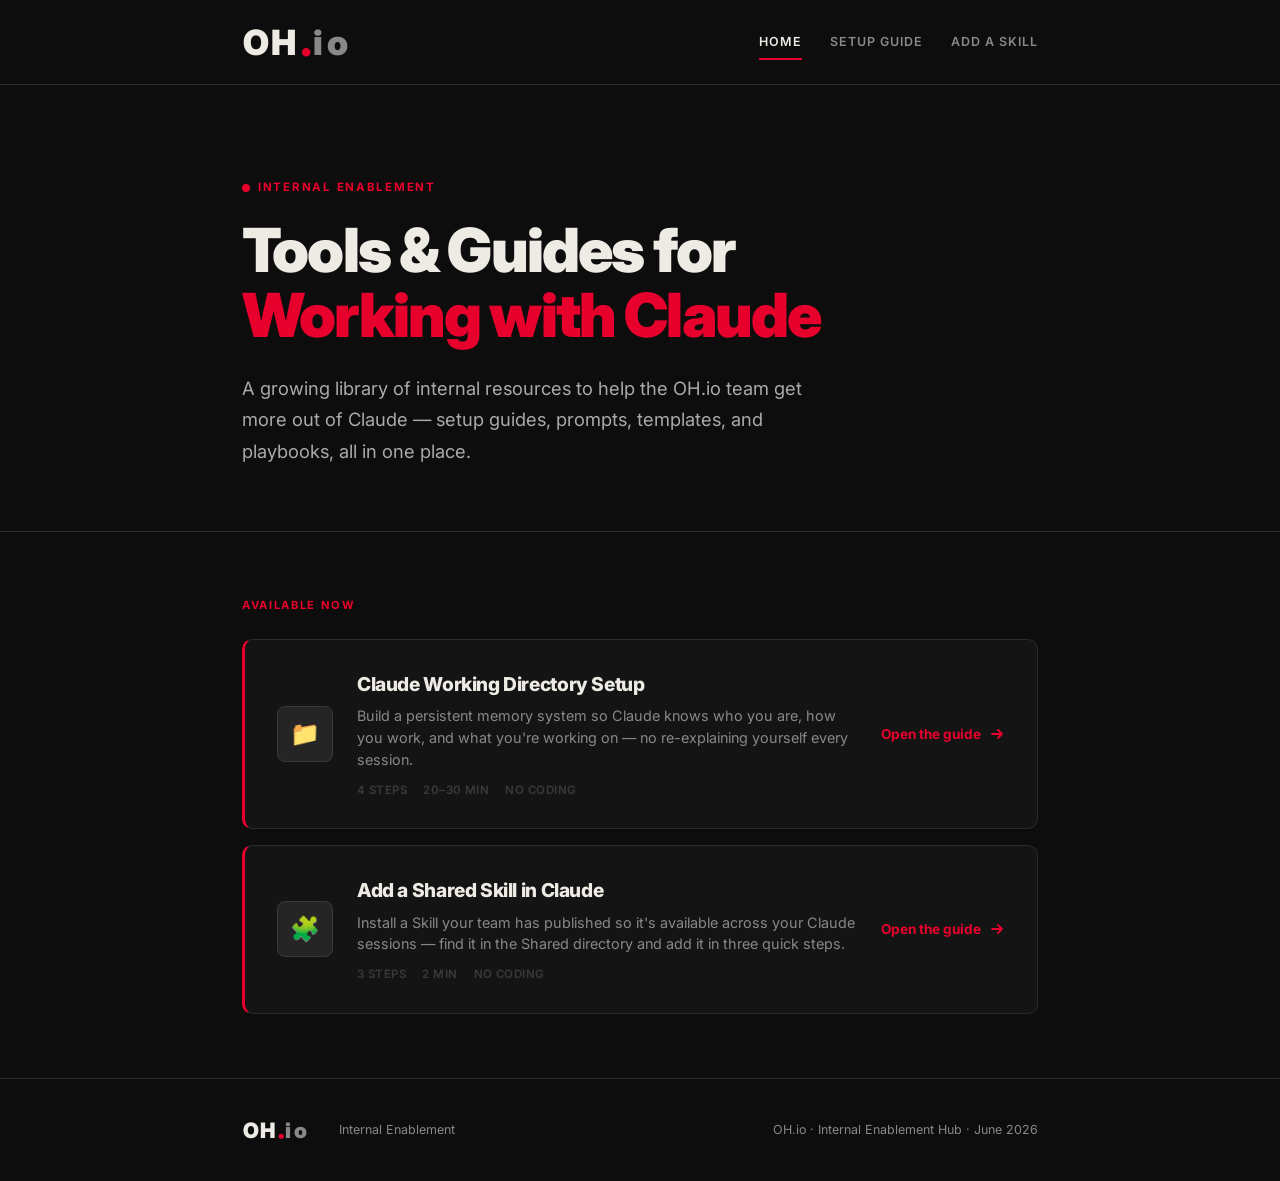
<file: index.html>
<!DOCTYPE html>
<html lang="en">
<head>
  <meta charset="UTF-8" />
  <meta name="viewport" content="width=device-width, initial-scale=1.0" />
  <title>Internal Enablement | OH.io</title>
  <link rel="preconnect" href="https://fonts.googleapis.com" />
  <link href="https://fonts.googleapis.com/css2?family=Inter:wght@300;400;500;600;700;900&family=JetBrains+Mono:wght@400;500&display=swap" rel="stylesheet" />
  <link rel="stylesheet" href="styles.css" />
  <style>
    /* ── Hero ───────────────────────────────────────────────────── */
    .hero {
      padding: 5.5rem 0 4rem;
      border-bottom: 1px solid var(--border);
    }
    .hero h1 {
      font-size: clamp(2.4rem, 5.5vw, 3.8rem);
      font-weight: 900;
      line-height: 1.08;
      color: var(--off-white);
      letter-spacing: -0.03em;
      margin-bottom: 1.5rem;
    }
    .hero h1 span { color: var(--red); }
    .hero-sub {
      font-size: 1.15rem;
      color: var(--gray-light);
      font-weight: 400;
      max-width: 600px;
    }

    /* ── Resources ──────────────────────────────────────────────── */
    .resources { padding: 4rem 0; }

    /* Featured resource card */
    .featured {
      display: grid;
      grid-template-columns: 56px 1fr auto;
      align-items: center;
      gap: 0 1.5rem;
      background: var(--black-2);
      border: 1px solid var(--border);
      border-left: 3px solid var(--red);
      border-radius: 10px;
      padding: 1.75rem 2rem;
      transition: border-color 0.18s, background 0.18s, transform 0.18s;
    }
    .featured:hover {
      background: var(--black-3);
      border-color: var(--gray-dim);
      border-left-color: var(--red);
      transform: translateY(-2px);
    }
    .featured-icon {
      width: 56px;
      height: 56px;
      background: var(--black-4);
      border: 1px solid var(--gray-dim);
      border-radius: 8px;
      display: flex;
      align-items: center;
      justify-content: center;
      font-size: 1.5rem;
    }
    .featured-body h3 {
      font-size: 1.2rem;
      font-weight: 800;
      color: var(--off-white);
      letter-spacing: -0.02em;
      margin-bottom: 0.3rem;
    }
    .featured-body p {
      font-size: 0.9rem;
      color: var(--gray);
      line-height: 1.5;
    }
    .featured-meta {
      display: flex;
      gap: 1rem;
      margin-top: 0.65rem;
    }
    .featured-meta span {
      font-size: 0.72rem;
      font-weight: 600;
      letter-spacing: 0.04em;
      text-transform: uppercase;
      color: var(--gray-dim);
    }
    .featured-cta {
      display: inline-flex;
      align-items: center;
      gap: 0.5rem;
      font-size: 0.85rem;
      font-weight: 700;
      color: var(--red);
      white-space: nowrap;
    }
    .featured-cta svg { transition: transform 0.18s; }
    .featured:hover .featured-cta svg { transform: translateX(4px); }

    @media (max-width: 720px) {
      .hero { padding: 4rem 0 3rem; }
      .hero h1 { font-size: 2.2rem; }
      .featured {
        grid-template-columns: 48px 1fr;
        gap: 1rem 1.25rem;
        padding: 1.5rem;
      }
      .featured-icon { width: 48px; height: 48px; font-size: 1.25rem; }
      .featured-cta { grid-column: 1 / -1; }
    }
  </style>
</head>
<body>

  <!-- ── Header ─────────────────────────────────────────────────── -->
  <header>
    <div class="container">
      <!-- OH.io logo recreated as SVG — links home -->
      <a class="logo-link" href="index.html" aria-label="OH.io — Home">
        <svg class="logo-svg" viewBox="0 0 220 60" fill="none" xmlns="http://www.w3.org/2000/svg" aria-label="OH.io">
          <text x="2" y="52" font-family="'Inter', Helvetica, Arial, sans-serif" font-weight="900" font-size="58" fill="#EDEBE4">O</text>
          <text x="48" y="52" font-family="'Inter', Helvetica, Arial, sans-serif" font-weight="900" font-size="58" fill="#EDEBE4">H</text>
          <circle cx="107" cy="47" r="7" fill="#E8002D"/>
          <text x="118" y="52" font-family="'Inter', Helvetica, Arial, sans-serif" font-weight="900" font-size="58" fill="#888888">i</text>
          <text x="141" y="52" font-family="'Inter', Helvetica, Arial, sans-serif" font-weight="900" font-size="58" fill="#888888">o</text>
        </svg>
      </a>
      <nav class="site-nav" aria-label="Primary">
        <a href="index.html" class="active">Home</a>
        <a href="claude-setup-guide.html">Setup Guide</a>
        <a href="add-shared-skill.html">Add a Skill</a>
      </nav>
    </div>
  </header>

  <!-- ── Hero ──────────────────────────────────────────────────── -->
  <section class="hero">
    <div class="container">
      <div class="hero-eyebrow">Internal Enablement</div>
      <h1>Tools &amp; Guides for<br /><span>Working with Claude</span></h1>
      <p class="hero-sub">A growing library of internal resources to help the OH.io team get more out of Claude — setup guides, prompts, templates, and playbooks, all in one place.</p>
    </div>
  </section>

  <!-- ── Resources ─────────────────────────────────────────────── -->
  <section class="resources">
    <div class="container">
      <p class="section-label">Available now</p>

      <!-- Featured resource → links to the setup guide -->
      <a class="featured" href="claude-setup-guide.html">
        <div class="featured-icon">📁</div>
        <div class="featured-body">
          <h3>Claude Working Directory Setup</h3>
          <p>Build a persistent memory system so Claude knows who you are, how you work, and what you're working on — no re-explaining yourself every session.</p>
          <div class="featured-meta">
            <span>4 steps</span>
            <span>20–30 min</span>
            <span>No coding</span>
          </div>
        </div>
        <span class="featured-cta">
          Open the guide
          <svg width="16" height="16" viewBox="0 0 16 16" fill="none"><path d="M3 8h10M9 4l4 4-4 4" stroke="#E8002D" stroke-width="1.8" stroke-linecap="round" stroke-linejoin="round"/></svg>
        </span>
      </a>

      <!-- Featured resource → links to the add-a-skill guide -->
      <a class="featured" href="add-shared-skill.html" style="margin-top:1rem;">
        <div class="featured-icon">🧩</div>
        <div class="featured-body">
          <h3>Add a Shared Skill in Claude</h3>
          <p>Install a Skill your team has published so it's available across your Claude sessions — find it in the Shared directory and add it in three quick steps.</p>
          <div class="featured-meta">
            <span>3 steps</span>
            <span>2 min</span>
            <span>No coding</span>
          </div>
        </div>
        <span class="featured-cta">
          Open the guide
          <svg width="16" height="16" viewBox="0 0 16 16" fill="none"><path d="M3 8h10M9 4l4 4-4 4" stroke="#E8002D" stroke-width="1.8" stroke-linecap="round" stroke-linejoin="round"/></svg>
        </span>
      </a>
    </div>
  </section>

  <!-- ── Footer ─────────────────────────────────────────────────── -->
  <footer>
    <div class="container">
      <div class="footer-left">
        <svg height="22" viewBox="0 0 220 60" fill="none" xmlns="http://www.w3.org/2000/svg" aria-label="OH.io">
          <text x="2" y="52" font-family="'Inter', Helvetica, Arial, sans-serif" font-weight="900" font-size="58" fill="#EDEBE4">O</text>
          <text x="48" y="52" font-family="'Inter', Helvetica, Arial, sans-serif" font-weight="900" font-size="58" fill="#EDEBE4">H</text>
          <circle cx="107" cy="47" r="7" fill="#E8002D"/>
          <text x="118" y="52" font-family="'Inter', Helvetica, Arial, sans-serif" font-weight="900" font-size="58" fill="#888888">i</text>
          <text x="141" y="52" font-family="'Inter', Helvetica, Arial, sans-serif" font-weight="900" font-size="58" fill="#888888">o</text>
        </svg>
        <p>Internal Enablement</p>
      </div>
      <p>OH.io · Internal Enablement Hub · June 2026</p>
    </div>
  </footer>

</body>
</html>
</file>
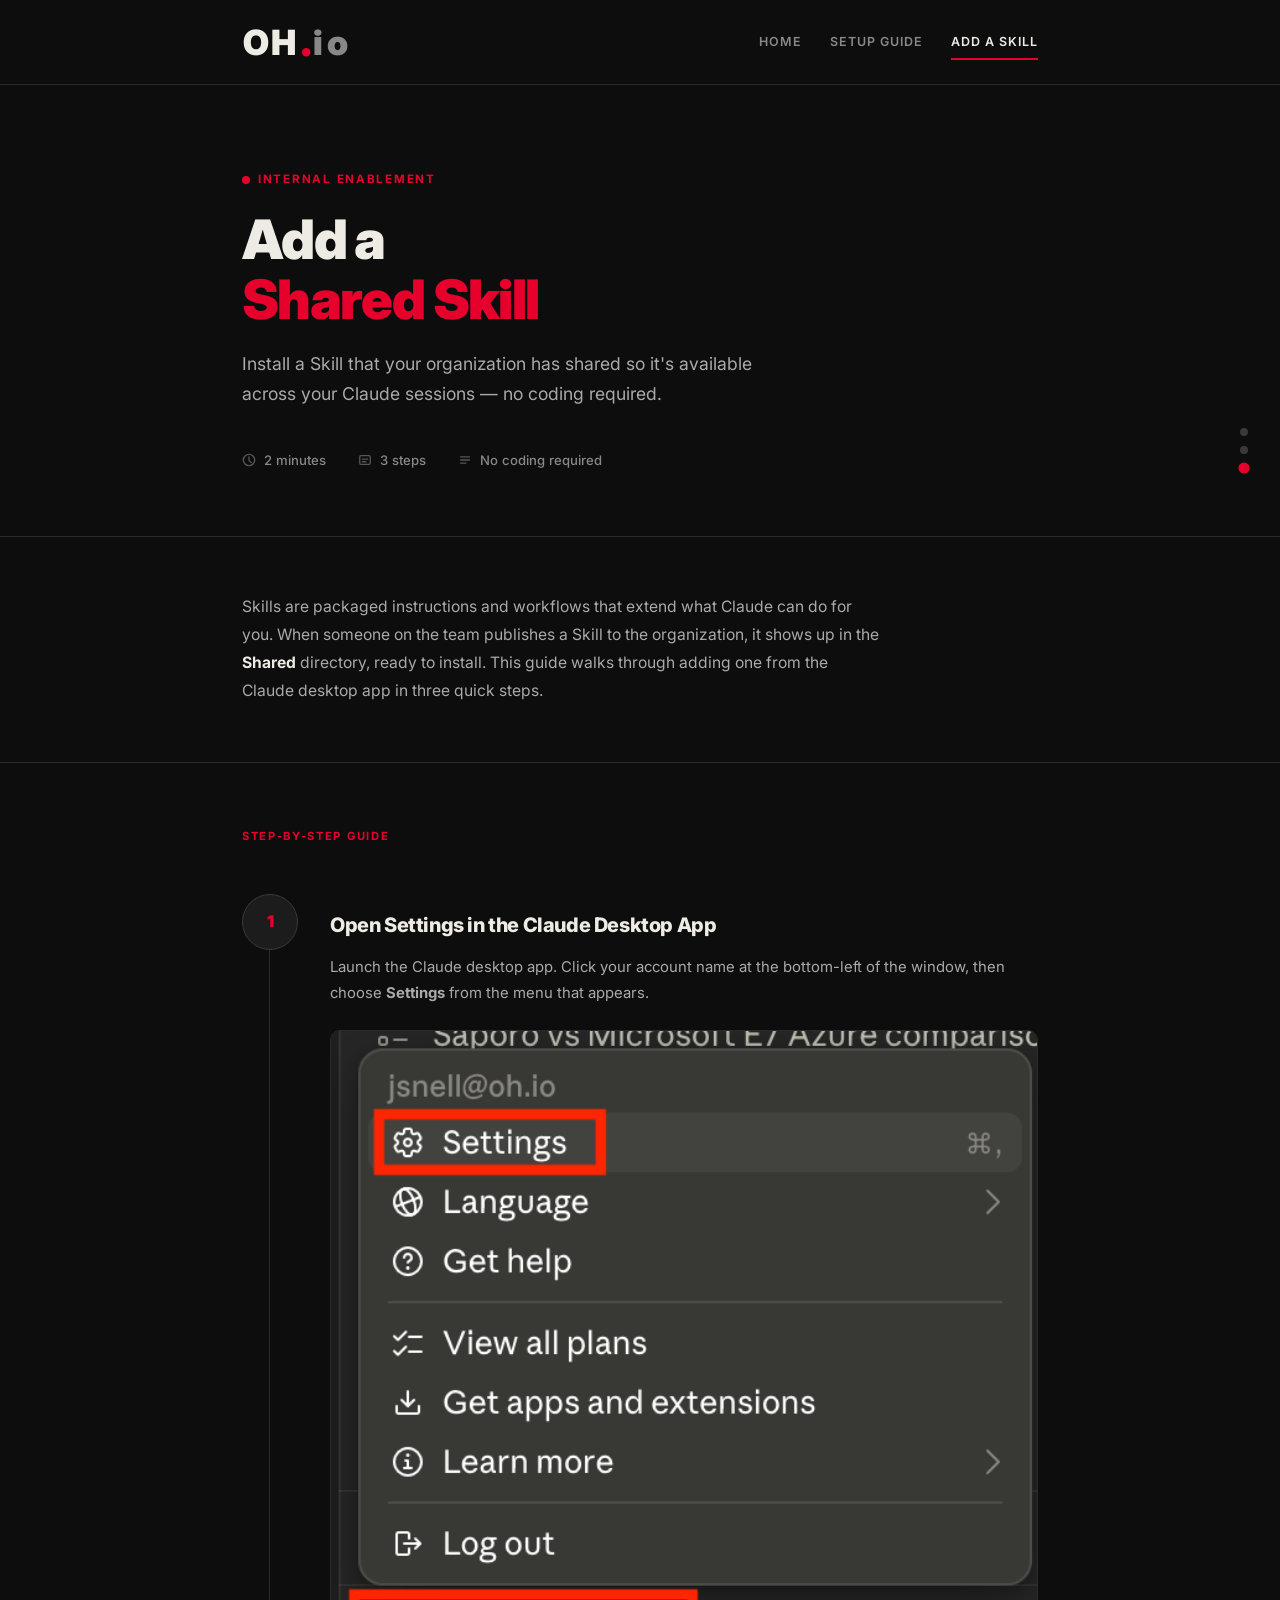
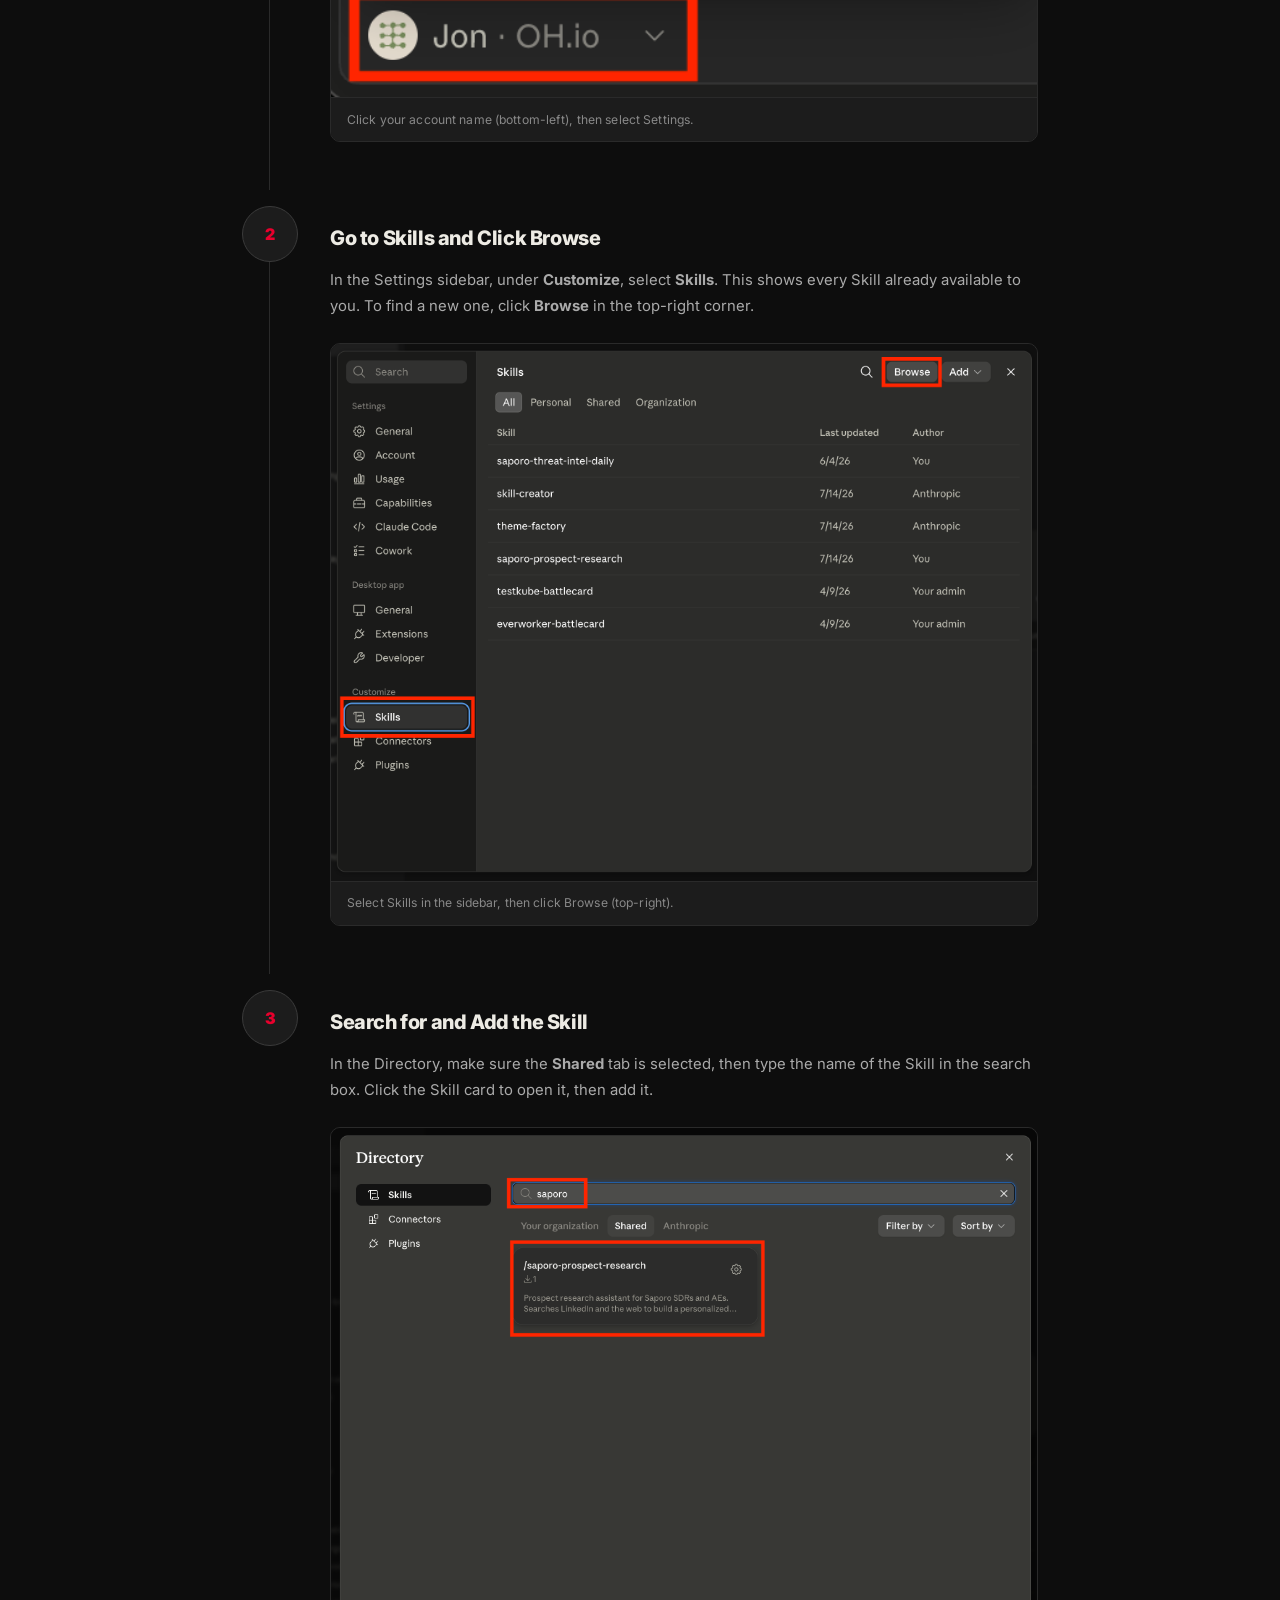
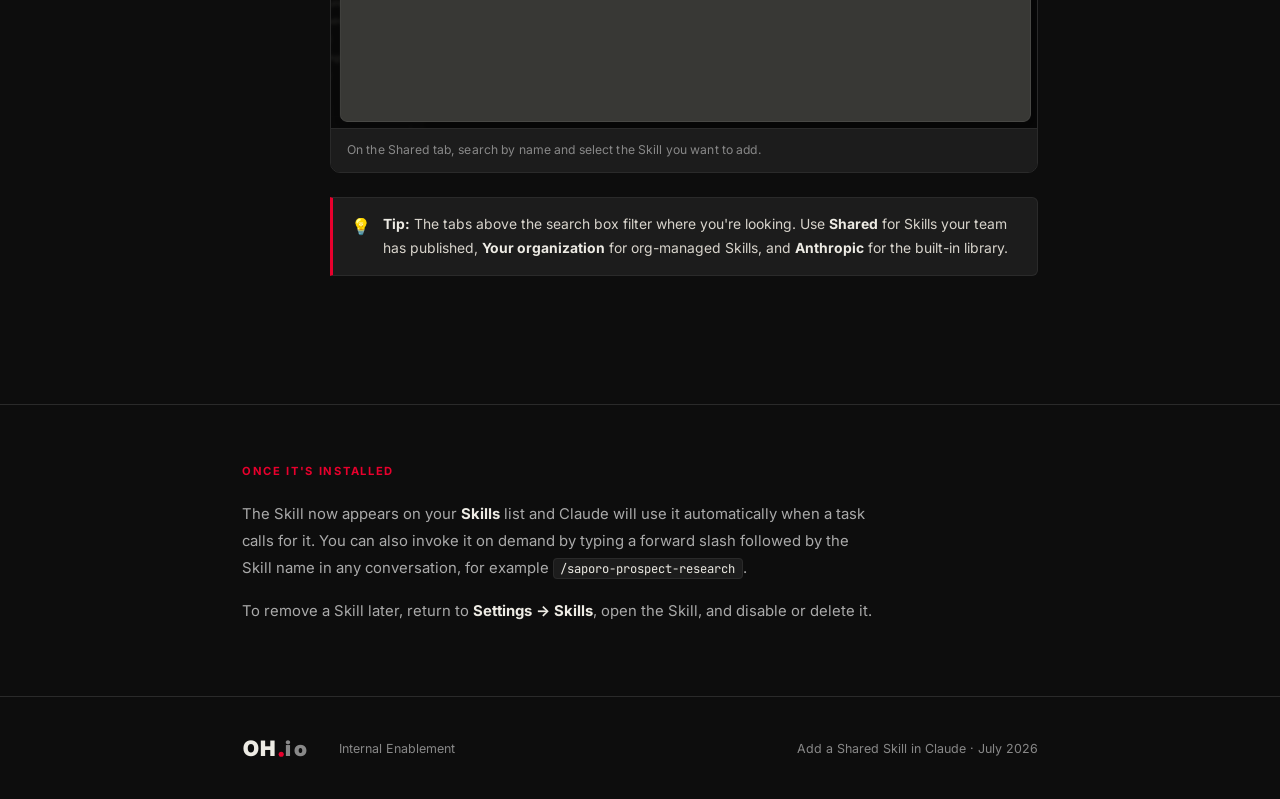
<file: add-shared-skill.html>
<!DOCTYPE html>
<html lang="en">
<head>
  <meta charset="UTF-8" />
  <meta name="viewport" content="width=device-width, initial-scale=1.0" />
  <title>Add a Shared Skill in Claude | OH.io</title>
  <link rel="preconnect" href="https://fonts.googleapis.com" />
  <link href="https://fonts.googleapis.com/css2?family=Inter:wght@300;400;500;600;700;900&family=JetBrains+Mono:wght@400;500&display=swap" rel="stylesheet" />
  <link rel="stylesheet" href="styles.css" />
  <style>
    /* ── Hero ───────────────────────────────────────────────────── */
    .hero {
      padding: 5rem 0 4rem;
      border-bottom: 1px solid var(--border);
    }
    .hero h1 {
      font-size: clamp(2.2rem, 5vw, 3.4rem);
      font-weight: 900;
      line-height: 1.1;
      color: var(--off-white);
      letter-spacing: -0.03em;
      margin-bottom: 1.25rem;
    }
    .hero h1 span { color: var(--red); }
    .hero-sub {
      font-size: 1.1rem;
      color: var(--gray-light);
      font-weight: 400;
      max-width: 560px;
      margin-bottom: 2.5rem;
    }
    .hero-meta {
      display: flex;
      gap: 2rem;
      flex-wrap: wrap;
    }
    .meta-item {
      display: flex;
      align-items: center;
      gap: 0.5rem;
      font-size: 0.82rem;
      color: var(--gray);
      font-weight: 500;
    }
    .meta-item svg { opacity: 0.6; }

    /* ── Intro ──────────────────────────────────────────────────── */
    .intro { padding: 3.5rem 0; border-bottom: 1px solid var(--border); }
    .intro p {
      font-size: 0.98rem;
      color: var(--gray-light);
      line-height: 1.8;
      max-width: 640px;
    }

    /* ── Steps ──────────────────────────────────────────────────── */
    .steps-section { padding: 4rem 0; }
    .steps-section > .container > h2 {
      font-size: 0.7rem;
      font-weight: 700;
      letter-spacing: 0.15em;
      text-transform: uppercase;
      color: var(--red);
      margin-bottom: 3rem;
    }

    .step {
      display: grid;
      grid-template-columns: 56px 1fr;
      gap: 0 2rem;
      margin-bottom: 4rem;
      position: relative;
    }
    .step:not(:last-child)::before {
      content: '';
      position: absolute;
      left: 27px;
      top: 56px;
      bottom: -3rem;
      width: 1px;
      background: var(--border);
    }

    .step-number {
      width: 56px;
      height: 56px;
      border-radius: 50%;
      background: var(--black-3);
      border: 1px solid var(--gray-dim);
      display: flex;
      align-items: center;
      justify-content: center;
      font-size: 1rem;
      font-weight: 900;
      color: var(--red);
      flex-shrink: 0;
      letter-spacing: -0.02em;
    }

    .step-body { padding-top: 0.9rem; }
    .step-body h3 {
      font-size: 1.25rem;
      font-weight: 800;
      color: var(--off-white);
      letter-spacing: -0.02em;
      margin-bottom: 0.75rem;
    }
    .step-body p {
      font-size: 0.93rem;
      color: var(--gray-light);
      margin-bottom: 1rem;
      line-height: 1.75;
    }
    .step-body ul, .step-body ol {
      padding-left: 1.25rem;
      margin-bottom: 1rem;
    }
    .step-body li {
      font-size: 0.9rem;
      color: var(--gray-light);
      margin-bottom: 0.4rem;
      line-height: 1.6;
    }
    .step-body li strong { color: var(--off-white); font-weight: 600; }
    .step-body code {
      font-family: 'JetBrains Mono', monospace;
      font-size: 0.85em;
      color: var(--off-white);
      background: var(--black-3);
      border: 1px solid var(--border);
      border-radius: 4px;
      padding: 0.1rem 0.35rem;
    }

    /* ── Screenshot figure ──────────────────────────────────────── */
    .shot {
      margin: 1.5rem 0 0;
      border: 1px solid var(--border);
      border-radius: 10px;
      overflow: hidden;
      background: var(--black-2);
    }
    .shot img {
      display: block;
      width: 100%;
      height: auto;
    }
    .shot figcaption {
      font-size: 0.76rem;
      color: var(--gray);
      padding: 0.7rem 1rem;
      border-top: 1px solid var(--border);
      background: var(--black-3);
      letter-spacing: 0.01em;
    }

    /* ── Callout ────────────────────────────────────────────────── */
    .callout {
      display: flex;
      gap: 0.75rem;
      background: var(--black-3);
      border: 1px solid var(--border);
      border-left: 3px solid var(--red);
      border-radius: 0 6px 6px 0;
      padding: 0.9rem 1.1rem;
      margin: 1.5rem 0 0;
    }
    .callout-icon { font-size: 1rem; flex-shrink: 0; margin-top: 0.05rem; }
    .callout p {
      font-size: 0.87rem !important;
      color: var(--cream) !important;
      margin: 0 !important;
    }
    .callout strong { color: var(--off-white) !important; }

    /* ── Section divider ────────────────────────────────────────── */
    .rule {
      border: none;
      border-top: 1px solid var(--border);
      margin: 0;
    }

    /* ── After you add it ───────────────────────────────────────── */
    .after { padding: 3.5rem 0; }
    .after p {
      font-size: 0.93rem;
      color: var(--gray-light);
      line-height: 1.8;
      max-width: 640px;
      margin-bottom: 1rem;
    }
    .tab-pill {
      font-family: 'JetBrains Mono', monospace;
      font-size: 0.82em;
      color: var(--off-white);
      background: var(--black-3);
      border: 1px solid var(--border);
      border-radius: 4px;
      padding: 0.1rem 0.4rem;
    }

    /* ── Progress nav ───────────────────────────────────────────── */
    .progress-nav {
      position: fixed;
      right: 2rem;
      top: 50%;
      transform: translateY(-50%);
      display: flex;
      flex-direction: column;
      gap: 10px;
      z-index: 99;
    }
    .progress-dot {
      width: 8px;
      height: 8px;
      border-radius: 50%;
      background: var(--gray-dim);
      cursor: pointer;
      transition: background 0.2s, transform 0.2s;
      text-decoration: none;
    }
    .progress-dot:hover,
    .progress-dot.active { background: var(--red); transform: scale(1.4); }

    @media (max-width: 720px) {
      .progress-nav { display: none; }
      .step { grid-template-columns: 44px 1fr; gap: 0 1.25rem; }
      .step-number { width: 44px; height: 44px; font-size: 0.9rem; }
      .hero h1 { font-size: 2rem; }
    }
  </style>
</head>
<body>

  <!-- ── Header ─────────────────────────────────────────────────── -->
  <header>
    <div class="container">
      <a class="logo-link" href="index.html" aria-label="OH.io — Home">
        <svg class="logo-svg" viewBox="0 0 220 60" fill="none" xmlns="http://www.w3.org/2000/svg" aria-label="OH.io">
          <text x="2" y="52" font-family="'Inter', Helvetica, Arial, sans-serif" font-weight="900" font-size="58" fill="#EDEBE4">O</text>
          <text x="48" y="52" font-family="'Inter', Helvetica, Arial, sans-serif" font-weight="900" font-size="58" fill="#EDEBE4">H</text>
          <circle cx="107" cy="47" r="7" fill="#E8002D"/>
          <text x="118" y="52" font-family="'Inter', Helvetica, Arial, sans-serif" font-weight="900" font-size="58" fill="#888888">i</text>
          <text x="141" y="52" font-family="'Inter', Helvetica, Arial, sans-serif" font-weight="900" font-size="58" fill="#888888">o</text>
        </svg>
      </a>
      <nav class="site-nav" aria-label="Primary">
        <a href="index.html">Home</a>
        <a href="claude-setup-guide.html">Setup Guide</a>
        <a href="add-shared-skill.html" class="active">Add a Skill</a>
      </nav>
    </div>
  </header>

  <!-- ── Progress nav dots ──────────────────────────────────────── -->
  <nav class="progress-nav" aria-label="Step navigation">
    <a class="progress-dot" href="#step-1" title="Step 1"></a>
    <a class="progress-dot" href="#step-2" title="Step 2"></a>
    <a class="progress-dot" href="#step-3" title="Step 3"></a>
  </nav>

  <!-- ── Hero ──────────────────────────────────────────────────── -->
  <section class="hero">
    <div class="container">
      <div class="hero-eyebrow">Internal Enablement</div>
      <h1>Add a<br /><span>Shared Skill</span></h1>
      <p class="hero-sub">Install a Skill that your organization has shared so it's available across your Claude sessions — no coding required.</p>
      <div class="hero-meta">
        <div class="meta-item">
          <svg width="14" height="14" viewBox="0 0 16 16" fill="none"><circle cx="8" cy="8" r="6.5" stroke="#888" stroke-width="1.5"/><path d="M8 4.5V8.5L10.5 11" stroke="#888" stroke-width="1.5" stroke-linecap="round"/></svg>
          2 minutes
        </div>
        <div class="meta-item">
          <svg width="14" height="14" viewBox="0 0 16 16" fill="none"><rect x="2" y="3" width="12" height="10" rx="1.5" stroke="#888" stroke-width="1.5"/><path d="M5 7h6M5 10h4" stroke="#888" stroke-width="1.5" stroke-linecap="round"/></svg>
          3 steps
        </div>
        <div class="meta-item">
          <svg width="14" height="14" viewBox="0 0 16 16" fill="none"><path d="M3 4.5h10M3 8h10M3 11.5h6" stroke="#888" stroke-width="1.5" stroke-linecap="round"/></svg>
          No coding required
        </div>
      </div>
    </div>
  </section>

  <!-- ── Intro ─────────────────────────────────────────────────── -->
  <section class="intro">
    <div class="container">
      <p>Skills are packaged instructions and workflows that extend what Claude can do for you. When someone on the team publishes a Skill to the organization, it shows up in the <strong style="color:var(--off-white);">Shared</strong> directory, ready to install. This guide walks through adding one from the Claude desktop app in three quick steps.</p>
    </div>
  </section>

  <!-- ── Steps ──────────────────────────────────────────────────── -->
  <section class="steps-section">
    <div class="container">
      <h2>Step-by-step guide</h2>

      <!-- Step 1 -->
      <div class="step" id="step-1">
        <div class="step-number">1</div>
        <div class="step-body">
          <h3>Open Settings in the Claude Desktop App</h3>
          <p>Launch the Claude desktop app. Click your account name at the bottom-left of the window, then choose <strong>Settings</strong> from the menu that appears.</p>
          <figure class="shot">
            <img src="images/add-skill-step-1.png" alt="The Claude desktop app account menu open, with the account name at the bottom and the Settings option highlighted at the top." />
            <figcaption>Click your account name (bottom-left), then select Settings.</figcaption>
          </figure>
        </div>
      </div>

      <!-- Step 2 -->
      <div class="step" id="step-2">
        <div class="step-number">2</div>
        <div class="step-body">
          <h3>Go to Skills and Click Browse</h3>
          <p>In the Settings sidebar, under <strong>Customize</strong>, select <strong>Skills</strong>. This shows every Skill already available to you. To find a new one, click <strong>Browse</strong> in the top-right corner.</p>
          <figure class="shot">
            <img src="images/add-skill-step-2.png" alt="The Skills settings page, with Skills selected in the left sidebar under Customize and the Browse button highlighted in the top-right." />
            <figcaption>Select Skills in the sidebar, then click Browse (top-right).</figcaption>
          </figure>
        </div>
      </div>

      <!-- Step 3 -->
      <div class="step" id="step-3">
        <div class="step-number">3</div>
        <div class="step-body">
          <h3>Search for and Add the Skill</h3>
          <p>In the Directory, make sure the <strong>Shared</strong> tab is selected, then type the name of the Skill in the search box. Click the Skill card to open it, then add it.</p>
          <figure class="shot">
            <img src="images/add-skill-step-3.png" alt="The Directory search view with the Shared tab active, the term 'saporo' typed in the search box, and the matching saporo-prospect-research skill card highlighted." />
            <figcaption>On the Shared tab, search by name and select the Skill you want to add.</figcaption>
          </figure>
          <div class="callout">
            <span class="callout-icon">💡</span>
            <p><strong>Tip:</strong> The tabs above the search box filter where you're looking. Use <strong>Shared</strong> for Skills your team has published, <strong>Your organization</strong> for org-managed Skills, and <strong>Anthropic</strong> for the built-in library.</p>
          </div>
        </div>
      </div>

    </div>
  </section>

  <hr class="rule" />

  <!-- ── After you add it ───────────────────────────────────────── -->
  <section class="after">
    <div class="container">
      <p class="section-label" style="font-size:0.7rem;font-weight:700;letter-spacing:0.15em;text-transform:uppercase;color:var(--red);margin-bottom:1.25rem;">Once it's installed</p>
      <p>The Skill now appears on your <strong style="color:var(--off-white);">Skills</strong> list and Claude will use it automatically when a task calls for it. You can also invoke it on demand by typing a forward slash followed by the Skill name in any conversation, for example <span class="tab-pill">/saporo-prospect-research</span>.</p>
      <p>To remove a Skill later, return to <strong style="color:var(--off-white);">Settings → Skills</strong>, open the Skill, and disable or delete it.</p>
    </div>
  </section>

  <!-- ── Footer ─────────────────────────────────────────────────── -->
  <footer>
    <div class="container">
      <div class="footer-left">
        <svg height="22" viewBox="0 0 220 60" fill="none" xmlns="http://www.w3.org/2000/svg" aria-label="OH.io">
          <text x="2" y="52" font-family="'Inter', Helvetica, Arial, sans-serif" font-weight="900" font-size="58" fill="#EDEBE4">O</text>
          <text x="48" y="52" font-family="'Inter', Helvetica, Arial, sans-serif" font-weight="900" font-size="58" fill="#EDEBE4">H</text>
          <circle cx="107" cy="47" r="7" fill="#E8002D"/>
          <text x="118" y="52" font-family="'Inter', Helvetica, Arial, sans-serif" font-weight="900" font-size="58" fill="#888888">i</text>
          <text x="141" y="52" font-family="'Inter', Helvetica, Arial, sans-serif" font-weight="900" font-size="58" fill="#888888">o</text>
        </svg>
        <p>Internal Enablement</p>
      </div>
      <p>Add a Shared Skill in Claude · July 2026</p>
    </div>
  </footer>

  <script>
    // ── Progress dot active state ───────────────────────────────
    const steps = ['step-1','step-2','step-3'];
    const dots = document.querySelectorAll('.progress-dot');

    const observer = new IntersectionObserver((entries) => {
      entries.forEach(entry => {
        if (entry.isIntersecting) {
          const idx = steps.indexOf(entry.target.id);
          dots.forEach((d, i) => d.classList.toggle('active', i === idx));
        }
      });
    }, { rootMargin: '-40% 0px -50% 0px' });

    steps.forEach(id => {
      const el = document.getElementById(id);
      if (el) observer.observe(el);
    });
  </script>

</body>
</html>
</file>
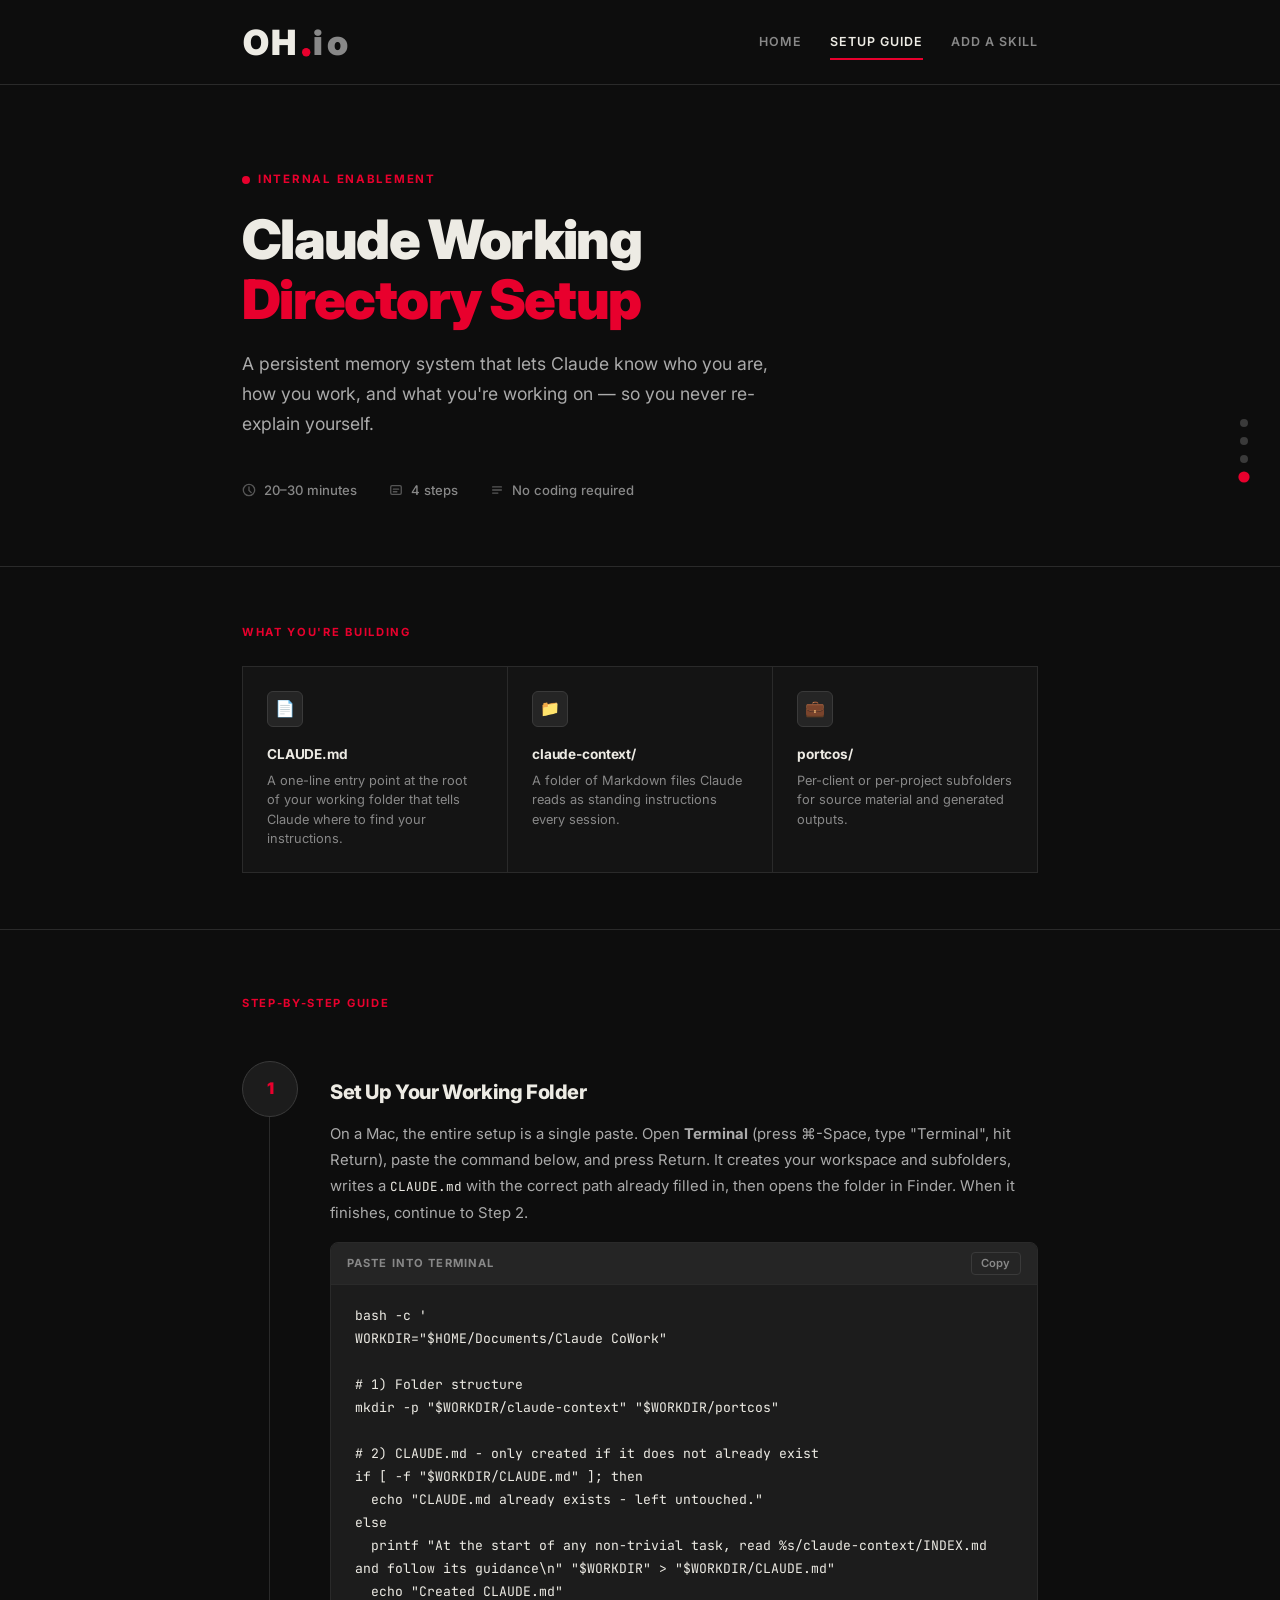
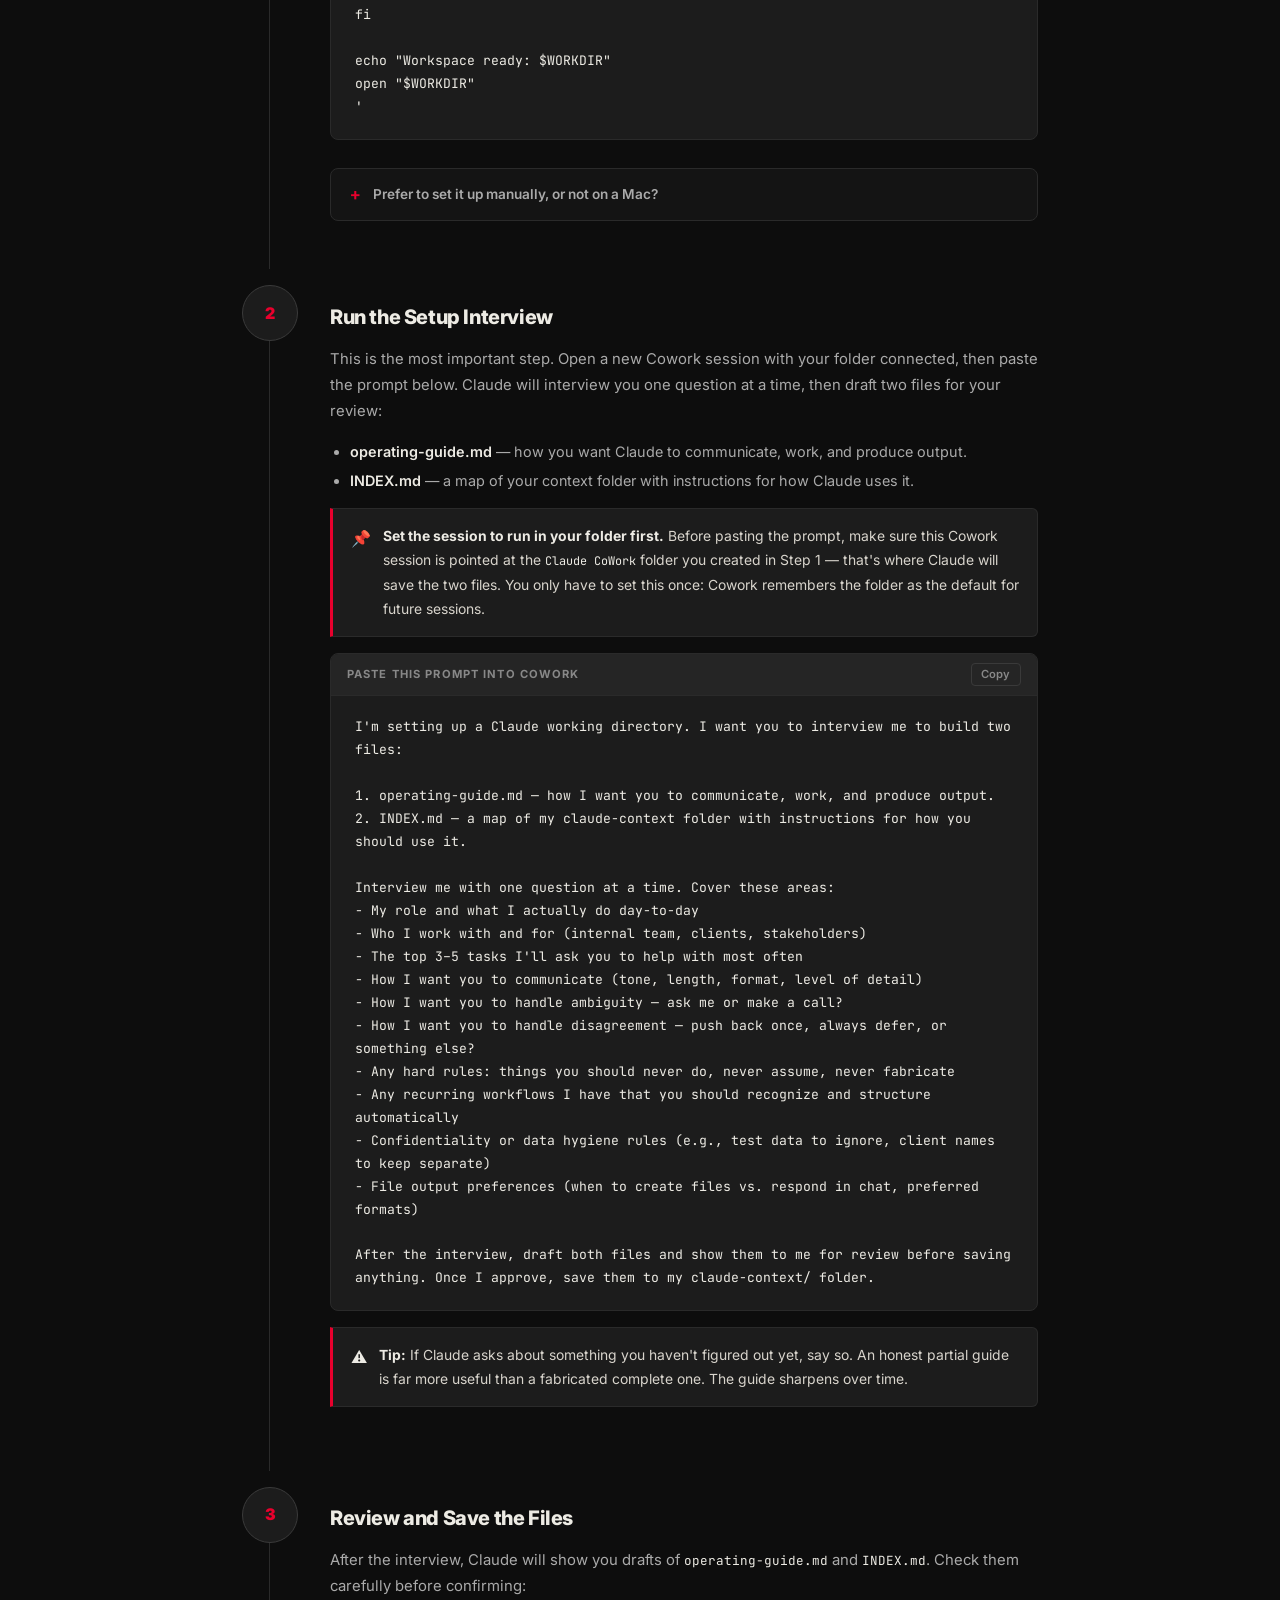
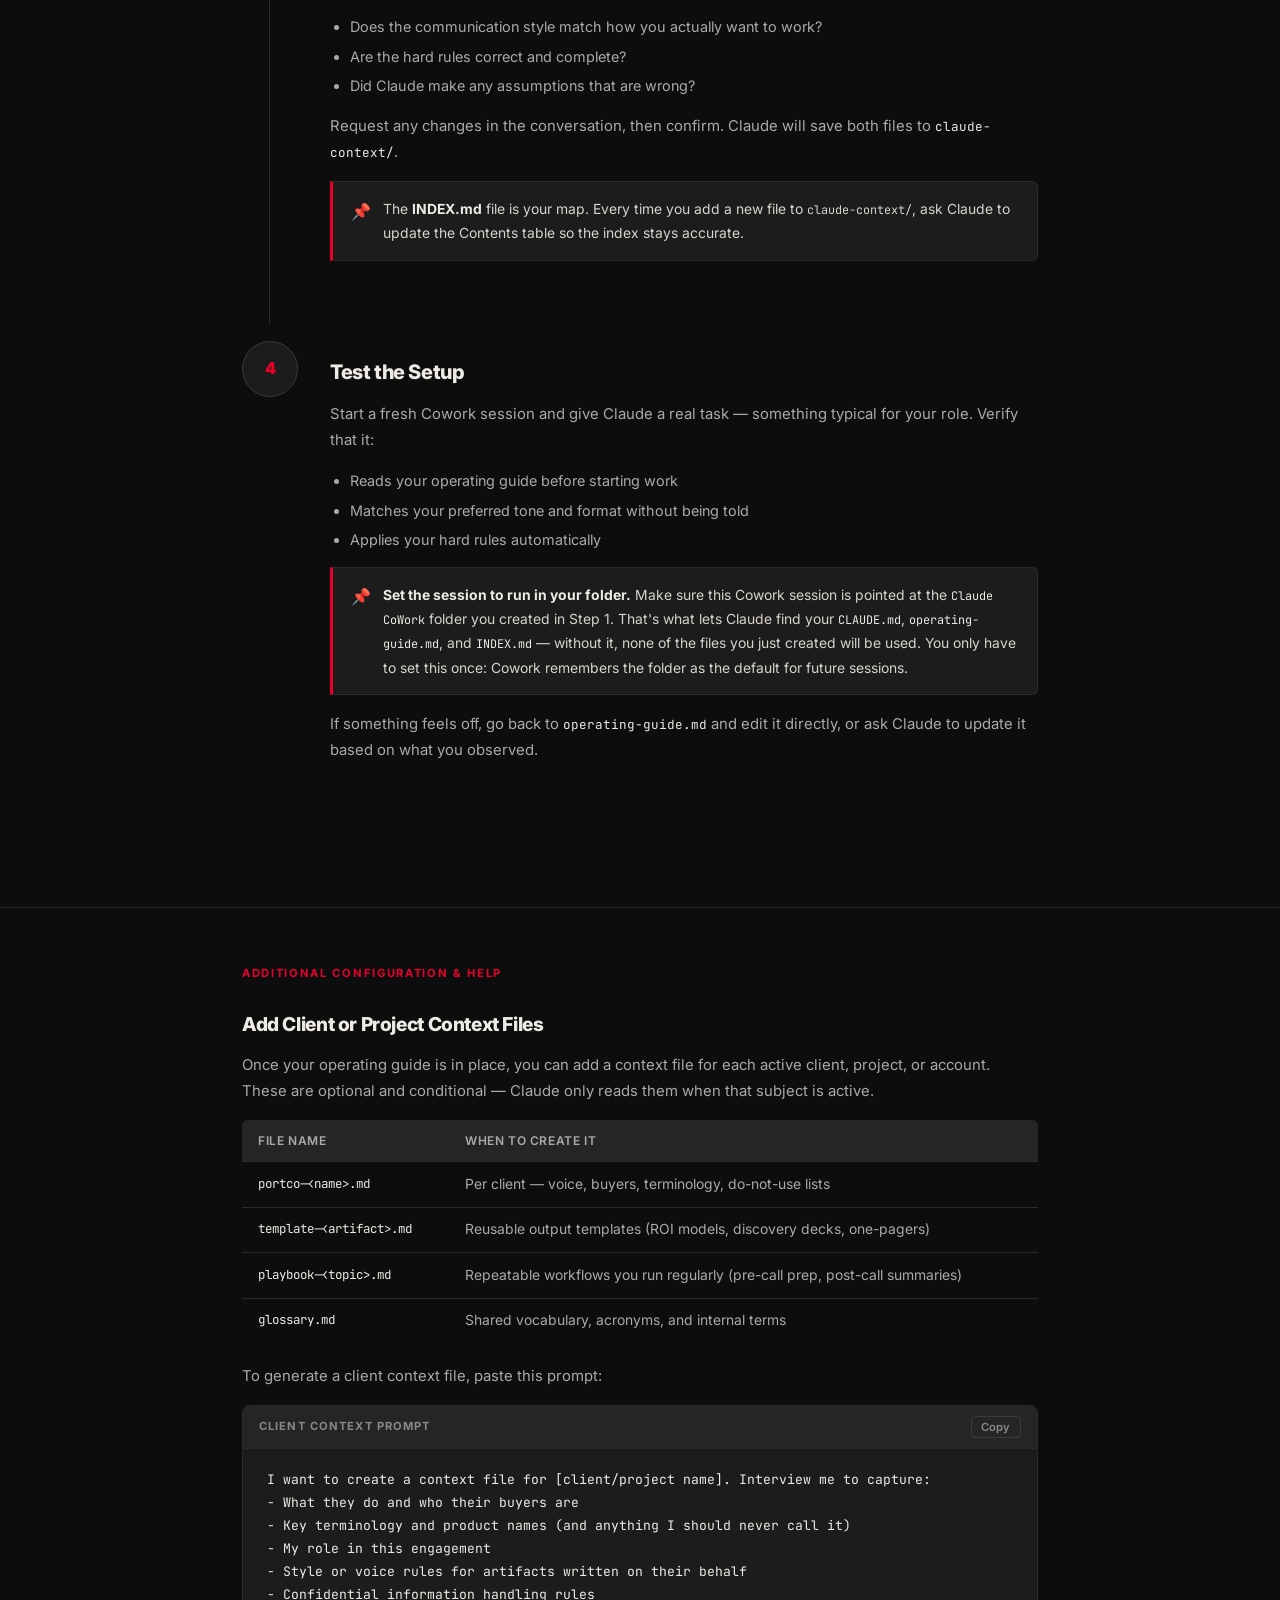
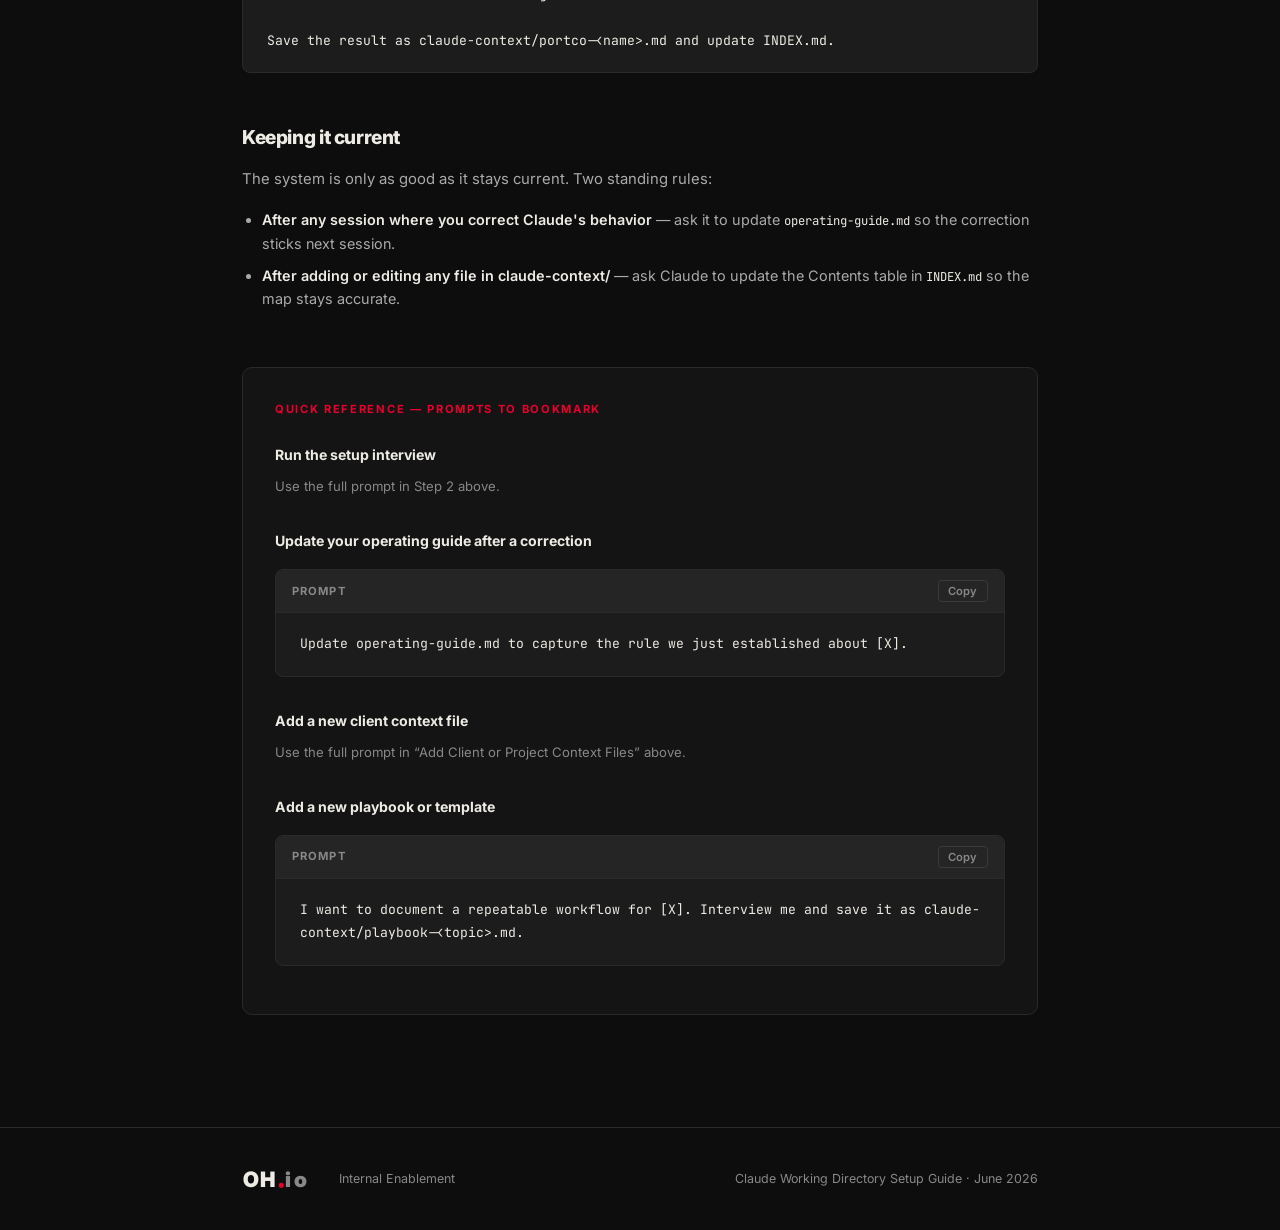
<file: claude-setup-guide.html>
<!DOCTYPE html>
<html lang="en">
<head>
  <meta charset="UTF-8" />
  <meta name="viewport" content="width=device-width, initial-scale=1.0" />
  <title>Claude Working Directory — Setup Guide | OH.io</title>
  <link rel="preconnect" href="https://fonts.googleapis.com" />
  <link href="https://fonts.googleapis.com/css2?family=Inter:wght@300;400;500;600;700;900&family=JetBrains+Mono:wght@400;500&display=swap" rel="stylesheet" />
  <link rel="stylesheet" href="styles.css" />
  <style>
    /* ── Hero ───────────────────────────────────────────────────── */
    .hero {
      padding: 5rem 0 4rem;
      border-bottom: 1px solid var(--border);
    }
    .hero h1 {
      font-size: clamp(2.2rem, 5vw, 3.4rem);
      font-weight: 900;
      line-height: 1.1;
      color: var(--off-white);
      letter-spacing: -0.03em;
      margin-bottom: 1.25rem;
    }
    .hero h1 span { color: var(--red); }
    .hero-sub {
      font-size: 1.1rem;
      color: var(--gray-light);
      font-weight: 400;
      max-width: 560px;
      margin-bottom: 2.5rem;
    }
    .hero-meta {
      display: flex;
      gap: 2rem;
      flex-wrap: wrap;
    }
    .meta-item {
      display: flex;
      align-items: center;
      gap: 0.5rem;
      font-size: 0.82rem;
      color: var(--gray);
      font-weight: 500;
    }
    .meta-item svg { opacity: 0.6; }

    /* ── Overview cards ─────────────────────────────────────────── */
    .overview {
      padding: 3.5rem 0;
      border-bottom: 1px solid var(--border);
    }

    /* ── Manual setup (collapsible) ─────────────────────────────── */
    .manual-setup {
      border: 1px solid var(--border);
      border-radius: 8px;
      background: var(--black-2);
      margin-top: 1.75rem;
      overflow: hidden;
    }
    .manual-setup summary {
      cursor: pointer;
      padding: 0.9rem 1.1rem;
      font-size: 0.85rem;
      font-weight: 600;
      color: var(--gray-light);
      list-style: none;
      display: flex;
      align-items: center;
      gap: 0.6rem;
      transition: color 0.15s;
    }
    .manual-setup summary:hover { color: var(--off-white); }
    .manual-setup summary::-webkit-details-marker { display: none; }
    .manual-setup summary::before {
      content: '+';
      font-family: 'JetBrains Mono', monospace;
      font-size: 1.1rem;
      line-height: 1;
      color: var(--red);
      width: 0.9rem;
      text-align: center;
    }
    .manual-setup[open] summary::before { content: '−'; }
    .manual-setup[open] summary { border-bottom: 1px solid var(--border); }
    .manual-setup-body { padding: 1.25rem 1.5rem 0.75rem; }
    .manual-setup-body h4 {
      font-size: 0.98rem;
      font-weight: 700;
      color: var(--off-white);
      letter-spacing: -0.01em;
      margin: 1.75rem 0 0.5rem;
    }
    .manual-setup-body h4:first-child { margin-top: 0; }

    /* ── Steps ──────────────────────────────────────────────────── */
    .steps-section { padding: 4rem 0; }
    .steps-section > .container > h2 {
      font-size: 0.7rem;
      font-weight: 700;
      letter-spacing: 0.15em;
      text-transform: uppercase;
      color: var(--red);
      margin-bottom: 3rem;
    }

    .step {
      display: grid;
      grid-template-columns: 56px 1fr;
      gap: 0 2rem;
      margin-bottom: 4rem;
      position: relative;
    }
    .step:not(:last-child)::before {
      content: '';
      position: absolute;
      left: 27px;
      top: 56px;
      bottom: -3rem;
      width: 1px;
      background: var(--border);
    }

    .step-number {
      width: 56px;
      height: 56px;
      border-radius: 50%;
      background: var(--black-3);
      border: 1px solid var(--gray-dim);
      display: flex;
      align-items: center;
      justify-content: center;
      font-size: 1rem;
      font-weight: 900;
      color: var(--red);
      flex-shrink: 0;
      letter-spacing: -0.02em;
    }

    .step-body { padding-top: 0.9rem; }
    .step-body h3 {
      font-size: 1.25rem;
      font-weight: 800;
      color: var(--off-white);
      letter-spacing: -0.02em;
      margin-bottom: 0.75rem;
    }
    .step-body p {
      font-size: 0.93rem;
      color: var(--gray-light);
      margin-bottom: 1rem;
      line-height: 1.75;
    }
    .step-body ul, .step-body ol {
      padding-left: 1.25rem;
      margin-bottom: 1rem;
    }
    .step-body li {
      font-size: 0.9rem;
      color: var(--gray-light);
      margin-bottom: 0.4rem;
      line-height: 1.6;
    }
    .step-body li strong { color: var(--off-white); font-weight: 600; }

    /* ── File tree ──────────────────────────────────────────────── */
    .file-tree {
      background: var(--black-3);
      border: 1px solid var(--border);
      border-radius: 8px;
      padding: 1.25rem 1.5rem;
      font-family: 'JetBrains Mono', monospace;
      font-size: 0.82rem;
      line-height: 1.9;
      margin: 1rem 0;
      color: var(--gray-light);
      white-space: pre;
      overflow-x: auto;
    }
    .file-tree .folder { color: var(--off-white); font-weight: 500; }
    .file-tree .file-special { color: var(--red); }
    .file-tree .comment { color: var(--gray-dim); font-style: italic; margin-left: 0.5rem; }

    /* ── Code / Prompt blocks ───────────────────────────────────── */
    .code-block {
      background: var(--black-3);
      border: 1px solid var(--border);
      border-radius: 8px;
      margin: 1rem 0;
      overflow: hidden;
    }
    .code-block-header {
      display: flex;
      align-items: center;
      justify-content: space-between;
      padding: 0.6rem 1rem;
      background: var(--black-4);
      border-bottom: 1px solid var(--border);
    }
    .code-block-label {
      font-size: 0.7rem;
      font-weight: 700;
      letter-spacing: 0.1em;
      text-transform: uppercase;
      color: var(--gray);
    }
    .copy-btn {
      font-size: 0.7rem;
      font-weight: 600;
      color: var(--gray);
      background: none;
      border: 1px solid var(--gray-dim);
      border-radius: 4px;
      padding: 0.2rem 0.6rem;
      cursor: pointer;
      transition: color 0.15s, border-color 0.15s;
      font-family: inherit;
    }
    .copy-btn:hover { color: var(--off-white); border-color: var(--gray); }
    .copy-btn.copied { color: var(--red); border-color: var(--red-dim); }
    .code-block pre {
      padding: 1.25rem 1.5rem;
      font-family: 'JetBrains Mono', monospace;
      font-size: 0.82rem;
      line-height: 1.75;
      color: var(--off-white);
      white-space: pre-wrap;
      word-break: break-word;
      margin: 0;
    }

    /* ── Callout ────────────────────────────────────────────────── */
    .callout {
      display: flex;
      gap: 0.75rem;
      background: var(--black-3);
      border: 1px solid var(--border);
      border-left: 3px solid var(--red);
      border-radius: 0 6px 6px 0;
      padding: 0.9rem 1.1rem;
      margin: 1rem 0;
    }
    .callout-icon { font-size: 1rem; flex-shrink: 0; margin-top: 0.05rem; }
    .callout p {
      font-size: 0.87rem !important;
      color: var(--cream) !important;
      margin: 0 !important;
    }
    .callout strong { color: var(--off-white) !important; }

    /* ── Table ──────────────────────────────────────────────────── */
    .guide-table {
      width: 100%;
      border-collapse: collapse;
      margin: 1rem 0;
      font-size: 0.87rem;
    }
    .guide-table th {
      text-align: left;
      padding: 0.65rem 1rem;
      background: var(--black-4);
      color: var(--gray-light);
      font-weight: 600;
      font-size: 0.75rem;
      letter-spacing: 0.05em;
      text-transform: uppercase;
      border-bottom: 1px solid var(--border);
    }
    .guide-table th:first-child { border-radius: 6px 0 0 0; }
    .guide-table th:last-child  { border-radius: 0 6px 0 0; }
    .guide-table td {
      padding: 0.65rem 1rem;
      border-bottom: 1px solid var(--border);
      color: var(--gray-light);
      vertical-align: top;
    }
    .guide-table td:first-child {
      font-family: 'JetBrains Mono', monospace;
      font-size: 0.78rem;
      color: var(--off-white);
      white-space: nowrap;
    }
    .guide-table tr:last-child td { border-bottom: none; }
    .guide-table tr:hover td { background: var(--black-2); }

    /* ── Section divider ────────────────────────────────────────── */
    .rule {
      border: none;
      border-top: 1px solid var(--border);
      margin: 0;
    }

    /* ── Additional configuration & help ────────────────────────── */
    .extras { padding: 3.5rem 0; }
    .extra-block { margin-bottom: 3rem; }
    .extra-block h3 {
      font-size: 1.2rem;
      font-weight: 800;
      color: var(--off-white);
      letter-spacing: -0.02em;
      margin-bottom: 0.75rem;
    }
    .extra-block p {
      font-size: 0.93rem;
      color: var(--gray-light);
      margin-bottom: 1rem;
      line-height: 1.75;
    }
    .extra-block ul { padding-left: 1.25rem; margin-bottom: 1rem; }
    .extra-block li {
      font-size: 0.9rem;
      color: var(--gray-light);
      margin-bottom: 0.5rem;
      line-height: 1.65;
    }
    .extra-block li strong { color: var(--off-white); font-weight: 600; }

    /* ── Quick reference ────────────────────────────────────────── */
    .quick-ref {
      background: var(--black-2);
      border: 1px solid var(--border);
      border-radius: 10px;
      padding: 2rem;
      margin: 3.5rem 0;
    }
    .quick-ref h2 {
      font-size: 0.7rem;
      font-weight: 700;
      letter-spacing: 0.15em;
      text-transform: uppercase;
      color: var(--red);
      margin-bottom: 1.5rem;
    }
    .qr-item { margin-bottom: 2rem; }
    .qr-item:last-child { margin-bottom: 0; }
    .qr-item h3 {
      font-size: 0.88rem;
      font-weight: 700;
      color: var(--off-white);
      margin-bottom: 0.5rem;
    }

    /* ── Progress nav ───────────────────────────────────────────── */
    .progress-nav {
      position: fixed;
      right: 2rem;
      top: 50%;
      transform: translateY(-50%);
      display: flex;
      flex-direction: column;
      gap: 10px;
      z-index: 99;
    }
    .progress-dot {
      width: 8px;
      height: 8px;
      border-radius: 50%;
      background: var(--gray-dim);
      cursor: pointer;
      transition: background 0.2s, transform 0.2s;
      text-decoration: none;
    }
    .progress-dot:hover,
    .progress-dot.active { background: var(--red); transform: scale(1.4); }

    @media (max-width: 720px) {
      .progress-nav { display: none; }
      .step { grid-template-columns: 44px 1fr; gap: 0 1.25rem; }
      .step-number { width: 44px; height: 44px; font-size: 0.9rem; }
      .hero h1 { font-size: 2rem; }
    }
  </style>
</head>
<body>

  <!-- ── Header ─────────────────────────────────────────────────── -->
  <header>
    <div class="container">
      <!-- OH.io logo recreated as SVG — links home -->
      <a class="logo-link" href="index.html" aria-label="OH.io — Home">
        <svg class="logo-svg" viewBox="0 0 220 60" fill="none" xmlns="http://www.w3.org/2000/svg" aria-label="OH.io">
          <!-- O -->
          <text x="2" y="52" font-family="'Inter', Helvetica, Arial, sans-serif" font-weight="900" font-size="58" fill="#EDEBE4">O</text>
          <!-- H -->
          <text x="48" y="52" font-family="'Inter', Helvetica, Arial, sans-serif" font-weight="900" font-size="58" fill="#EDEBE4">H</text>
          <!-- dot -->
          <circle cx="107" cy="47" r="7" fill="#E8002D"/>
          <!-- i -->
          <text x="118" y="52" font-family="'Inter', Helvetica, Arial, sans-serif" font-weight="900" font-size="58" fill="#888888">i</text>
          <!-- o -->
          <text x="141" y="52" font-family="'Inter', Helvetica, Arial, sans-serif" font-weight="900" font-size="58" fill="#888888">o</text>
        </svg>
      </a>
      <nav class="site-nav" aria-label="Primary">
        <a href="index.html">Home</a>
        <a href="claude-setup-guide.html" class="active">Setup Guide</a>
        <a href="add-shared-skill.html">Add a Skill</a>
      </nav>
    </div>
  </header>

  <!-- ── Progress nav dots ──────────────────────────────────────── -->
  <nav class="progress-nav" aria-label="Step navigation">
    <a class="progress-dot" href="#step-1" title="Step 1"></a>
    <a class="progress-dot" href="#step-2" title="Step 2"></a>
    <a class="progress-dot" href="#step-3" title="Step 3"></a>
    <a class="progress-dot" href="#step-4" title="Step 4"></a>
  </nav>

  <!-- ── Hero ──────────────────────────────────────────────────── -->
  <section class="hero">
    <div class="container">
      <div class="hero-eyebrow">Internal Enablement</div>
      <h1>Claude Working<br /><span>Directory Setup</span></h1>
      <p class="hero-sub">A persistent memory system that lets Claude know who you are, how you work, and what you're working on — so you never re-explain yourself.</p>
      <div class="hero-meta">
        <div class="meta-item">
          <svg width="14" height="14" viewBox="0 0 16 16" fill="none"><circle cx="8" cy="8" r="6.5" stroke="#888" stroke-width="1.5"/><path d="M8 4.5V8.5L10.5 11" stroke="#888" stroke-width="1.5" stroke-linecap="round"/></svg>
          20–30 minutes
        </div>
        <div class="meta-item">
          <svg width="14" height="14" viewBox="0 0 16 16" fill="none"><rect x="2" y="3" width="12" height="10" rx="1.5" stroke="#888" stroke-width="1.5"/><path d="M5 7h6M5 10h4" stroke="#888" stroke-width="1.5" stroke-linecap="round"/></svg>
          4 steps
        </div>
        <div class="meta-item">
          <svg width="14" height="14" viewBox="0 0 16 16" fill="none"><path d="M3 4.5h10M3 8h10M3 11.5h6" stroke="#888" stroke-width="1.5" stroke-linecap="round"/></svg>
          No coding required
        </div>
      </div>
    </div>
  </section>

  <!-- ── Overview cards ────────────────────────────────────────── -->
  <section class="overview">
    <div class="container">
      <p class="section-label">What you're building</p>
      <div class="cards">
        <div class="card">
          <div class="card-icon">📄</div>
          <h3>CLAUDE.md</h3>
          <p>A one-line entry point at the root of your working folder that tells Claude where to find your instructions.</p>
        </div>
        <div class="card">
          <div class="card-icon">📁</div>
          <h3>claude-context/</h3>
          <p>A folder of Markdown files Claude reads as standing instructions every session.</p>
        </div>
        <div class="card">
          <div class="card-icon">💼</div>
          <h3>portcos/</h3>
          <p>Per-client or per-project subfolders for source material and generated outputs.</p>
        </div>
      </div>
    </div>
  </section>

  <!-- ── Steps ──────────────────────────────────────────────────── -->
  <section class="steps-section">
    <div class="container">
      <h2>Step-by-step guide</h2>

      <!-- Step 1 -->
      <div class="step" id="step-1">
        <div class="step-number">1</div>
        <div class="step-body">
          <h3>Set Up Your Working Folder</h3>
          <p>On a Mac, the entire setup is a single paste. Open <strong>Terminal</strong> (press ⌘-Space, type "Terminal", hit Return), paste the command below, and press Return. It creates your workspace and subfolders, writes a <code style="font-family:'JetBrains Mono',monospace;font-size:0.85em;color:var(--off-white);">CLAUDE.md</code> with the correct path already filled in, then opens the folder in Finder. When it finishes, continue to <a href="#step-2">Step&nbsp;2</a>.</p>
          <div class="code-block">
            <div class="code-block-header">
              <span class="code-block-label">Paste into Terminal</span>
              <button class="copy-btn" onclick="copyCode(this)">Copy</button>
            </div>
            <pre>bash -c '
WORKDIR="$HOME/Documents/Claude CoWork"

# 1) Folder structure
mkdir -p "$WORKDIR/claude-context" "$WORKDIR/portcos"

# 2) CLAUDE.md - only created if it does not already exist
if [ -f "$WORKDIR/CLAUDE.md" ]; then
  echo "CLAUDE.md already exists - left untouched."
else
  printf "At the start of any non-trivial task, read %s/claude-context/INDEX.md and follow its guidance\n" "$WORKDIR" &gt; "$WORKDIR/CLAUDE.md"
  echo "Created CLAUDE.md"
fi

echo "Workspace ready: $WORKDIR"
open "$WORKDIR"
'</pre>
          </div>

          <details class="manual-setup">
            <summary>Prefer to set it up manually, or not on a Mac?</summary>
            <div class="manual-setup-body">
              <h4>Create your working folder</h4>
              <p>Open Cowork and select (or create) a dedicated folder on your computer. Good names: <strong>Claude CoWork</strong> or <strong>[Your Name] Claude</strong>. This becomes your persistent workspace.</p>
              <p>Create the following folder structure inside it. Leave the files empty for now — you'll populate them in later steps.</p>
              <div class="file-tree">
<span class="folder">Claude CoWork/</span>
├── <span class="file-special">CLAUDE.md</span>          <span class="comment">← entry point</span>
├── <span class="folder">claude-context/</span>
│   ├── INDEX.md
│   └── operating-guide.md
└── <span class="folder">portcos/</span>          <span class="comment">← or clients/, projects/</span>
              </div>
              <div class="callout">
                <span class="callout-icon">✓</span>
                <p>Create the folders now. The files will be generated for you in Step 2.</p>
              </div>

              <h4>Create CLAUDE.md</h4>
              <p>This single file at the root of your working folder is the only instruction Claude reads automatically. Its entire job is to point Claude at your context folder. Create it with this content — updating the path to match your own folder location:</p>
              <div class="code-block">
                <div class="code-block-header">
                  <span class="code-block-label">CLAUDE.md</span>
                  <button class="copy-btn" onclick="copyCode(this)">Copy</button>
                </div>
                <pre>At the start of any non-trivial task, read /path/to/your/Claude CoWork/claude-context/INDEX.md and follow its guidance</pre>
              </div>
              <p><strong style="color:var(--off-white);">How to find your path:</strong></p>
              <ul>
                <li><strong>Mac:</strong> Right-click the <code style="font-family:'JetBrains Mono',monospace;font-size:0.85em;">claude-context</code> folder → Get Info → copy the path under "Where"</li>
                <li><strong>Windows:</strong> Shift + right-click the folder → Copy as path</li>
              </ul>
              <div class="code-block" style="margin-top:0.75rem;">
                <div class="code-block-header">
                  <span class="code-block-label">Example (Mac, user named Alex)</span>
                  <button class="copy-btn" onclick="copyCode(this)">Copy</button>
                </div>
                <pre>At the start of any non-trivial task, read /Users/alex/Documents/Claude CoWork/claude-context/INDEX.md and follow its guidance</pre>
              </div>
            </div>
          </details>
        </div>
      </div>

      <!-- Step 2 -->
      <div class="step" id="step-2">
        <div class="step-number">2</div>
        <div class="step-body">
          <h3>Run the Setup Interview</h3>
          <p>This is the most important step. Open a new Cowork session with your folder connected, then paste the prompt below. Claude will interview you one question at a time, then draft two files for your review:</p>
          <ul>
            <li><strong>operating-guide.md</strong> — how you want Claude to communicate, work, and produce output.</li>
            <li><strong>INDEX.md</strong> — a map of your context folder with instructions for how Claude uses it.</li>
          </ul>
          <div class="callout">
            <span class="callout-icon">📌</span>
            <p><strong>Set the session to run in your folder first.</strong> Before pasting the prompt, make sure this Cowork session is pointed at the <code style="font-family:'JetBrains Mono',monospace;font-size:0.85em;color:var(--off-white);">Claude CoWork</code> folder you created in Step&nbsp;1 — that's where Claude will save the two files. You only have to set this once: Cowork remembers the folder as the default for future sessions.</p>
          </div>
          <div class="code-block">
            <div class="code-block-header">
              <span class="code-block-label">Paste this prompt into Cowork</span>
              <button class="copy-btn" onclick="copyCode(this)">Copy</button>
            </div>
            <pre>I'm setting up a Claude working directory. I want you to interview me to build two files:

1. operating-guide.md — how I want you to communicate, work, and produce output.
2. INDEX.md — a map of my claude-context folder with instructions for how you should use it.

Interview me with one question at a time. Cover these areas:
- My role and what I actually do day-to-day
- Who I work with and for (internal team, clients, stakeholders)
- The top 3–5 tasks I'll ask you to help with most often
- How I want you to communicate (tone, length, format, level of detail)
- How I want you to handle ambiguity — ask me or make a call?
- How I want you to handle disagreement — push back once, always defer, or something else?
- Any hard rules: things you should never do, never assume, never fabricate
- Any recurring workflows I have that you should recognize and structure automatically
- Confidentiality or data hygiene rules (e.g., test data to ignore, client names to keep separate)
- File output preferences (when to create files vs. respond in chat, preferred formats)

After the interview, draft both files and show them to me for review before saving anything. Once I approve, save them to my claude-context/ folder.</pre>
          </div>
          <div class="callout">
            <span class="callout-icon">⚠</span>
            <p><strong>Tip:</strong> If Claude asks about something you haven't figured out yet, say so. An honest partial guide is far more useful than a fabricated complete one. The guide sharpens over time.</p>
          </div>
        </div>
      </div>

      <!-- Step 3 -->
      <div class="step" id="step-3">
        <div class="step-number">3</div>
        <div class="step-body">
          <h3>Review and Save the Files</h3>
          <p>After the interview, Claude will show you drafts of <code style="font-family:'JetBrains Mono',monospace;font-size:0.85em;color:var(--off-white);">operating-guide.md</code> and <code style="font-family:'JetBrains Mono',monospace;font-size:0.85em;color:var(--off-white);">INDEX.md</code>. Check them carefully before confirming:</p>
          <ul>
            <li>Does the communication style match how you actually want to work?</li>
            <li>Are the hard rules correct and complete?</li>
            <li>Did Claude make any assumptions that are wrong?</li>
          </ul>
          <p>Request any changes in the conversation, then confirm. Claude will save both files to <code style="font-family:'JetBrains Mono',monospace;font-size:0.85em;color:var(--off-white);">claude-context/</code>.</p>
          <div class="callout">
            <span class="callout-icon">📌</span>
            <p>The <strong>INDEX.md</strong> file is your map. Every time you add a new file to <code style="font-family:'JetBrains Mono',monospace;font-size:0.85em;">claude-context/</code>, ask Claude to update the Contents table so the index stays accurate.</p>
          </div>
        </div>
      </div>

      <!-- Step 4 -->
      <div class="step" id="step-4">
        <div class="step-number">4</div>
        <div class="step-body">
          <h3>Test the Setup</h3>
          <p>Start a fresh Cowork session and give Claude a real task — something typical for your role. Verify that it:</p>
          <ul>
            <li>Reads your operating guide before starting work</li>
            <li>Matches your preferred tone and format without being told</li>
            <li>Applies your hard rules automatically</li>
          </ul>
          <div class="callout">
            <span class="callout-icon">📌</span>
            <p><strong>Set the session to run in your folder.</strong> Make sure this Cowork session is pointed at the <code style="font-family:'JetBrains Mono',monospace;font-size:0.85em;color:var(--off-white);">Claude CoWork</code> folder you created in Step&nbsp;1. That's what lets Claude find your <code style="font-family:'JetBrains Mono',monospace;font-size:0.85em;color:var(--off-white);">CLAUDE.md</code>, <code style="font-family:'JetBrains Mono',monospace;font-size:0.85em;color:var(--off-white);">operating-guide.md</code>, and <code style="font-family:'JetBrains Mono',monospace;font-size:0.85em;color:var(--off-white);">INDEX.md</code> — without it, none of the files you just created will be used. You only have to set this once: Cowork remembers the folder as the default for future sessions.</p>
          </div>
          <p>If something feels off, go back to <code style="font-family:'JetBrains Mono',monospace;font-size:0.85em;color:var(--off-white);">operating-guide.md</code> and edit it directly, or ask Claude to update it based on what you observed.</p>
        </div>
      </div>

    </div>
  </section>

  <hr class="rule" />

  <!-- ── Additional configuration & help ────────────────────────── -->
  <section class="extras">
    <div class="container">
      <p class="section-label">Additional configuration &amp; help</p>

      <!-- Add client or project context files -->
      <div class="extra-block">
        <h3>Add Client or Project Context Files</h3>
        <p>Once your operating guide is in place, you can add a context file for each active client, project, or account. These are optional and conditional — Claude only reads them when that subject is active.</p>

        <table class="guide-table">
          <thead>
            <tr>
              <th>File name</th>
              <th>When to create it</th>
            </tr>
          </thead>
          <tbody>
            <tr>
              <td>portco-&lt;name&gt;.md</td>
              <td>Per client — voice, buyers, terminology, do-not-use lists</td>
            </tr>
            <tr>
              <td>template-&lt;artifact&gt;.md</td>
              <td>Reusable output templates (ROI models, discovery decks, one-pagers)</td>
            </tr>
            <tr>
              <td>playbook-&lt;topic&gt;.md</td>
              <td>Repeatable workflows you run regularly (pre-call prep, post-call summaries)</td>
            </tr>
            <tr>
              <td>glossary.md</td>
              <td>Shared vocabulary, acronyms, and internal terms</td>
            </tr>
          </tbody>
        </table>

        <p style="margin-top:1.25rem;">To generate a client context file, paste this prompt:</p>
        <div class="code-block">
          <div class="code-block-header">
            <span class="code-block-label">Client context prompt</span>
            <button class="copy-btn" onclick="copyCode(this)">Copy</button>
          </div>
          <pre>I want to create a context file for [client/project name]. Interview me to capture:
- What they do and who their buyers are
- Key terminology and product names (and anything I should never call it)
- My role in this engagement
- Style or voice rules for artifacts written on their behalf
- Confidential information handling rules

Save the result as claude-context/portco-&lt;name&gt;.md and update INDEX.md.</pre>
        </div>
      </div>

      <!-- Keeping it current -->
      <div class="extra-block">
        <h3>Keeping it current</h3>
        <p>The system is only as good as it stays current. Two standing rules:</p>
        <ul>
          <li><strong>After any session where you correct Claude's behavior</strong> — ask it to update <code style="font-family:'JetBrains Mono',monospace;font-size:0.85em;color:var(--off-white);">operating-guide.md</code> so the correction sticks next session.</li>
          <li><strong>After adding or editing any file in claude-context/</strong> — ask Claude to update the Contents table in <code style="font-family:'JetBrains Mono',monospace;font-size:0.85em;color:var(--off-white);">INDEX.md</code> so the map stays accurate.</li>
        </ul>
      </div>

      <!-- Quick reference -->
      <div class="quick-ref">
        <h2>Quick Reference — Prompts to Bookmark</h2>

        <div class="qr-item">
          <h3>Run the setup interview</h3>
          <p style="font-size:0.82rem;color:var(--gray);margin-bottom:0.5rem;">Use the full prompt in Step 2 above.</p>
        </div>

        <div class="qr-item">
          <h3>Update your operating guide after a correction</h3>
          <div class="code-block">
            <div class="code-block-header">
              <span class="code-block-label">Prompt</span>
              <button class="copy-btn" onclick="copyCode(this)">Copy</button>
            </div>
            <pre>Update operating-guide.md to capture the rule we just established about [X].</pre>
          </div>
        </div>

        <div class="qr-item">
          <h3>Add a new client context file</h3>
          <p style="font-size:0.82rem;color:var(--gray);margin-bottom:0.5rem;">Use the full prompt in “Add Client or Project Context Files” above.</p>
        </div>

        <div class="qr-item">
          <h3>Add a new playbook or template</h3>
          <div class="code-block">
            <div class="code-block-header">
              <span class="code-block-label">Prompt</span>
              <button class="copy-btn" onclick="copyCode(this)">Copy</button>
            </div>
            <pre>I want to document a repeatable workflow for [X]. Interview me and save it as claude-context/playbook-&lt;topic&gt;.md.</pre>
          </div>
        </div>
      </div>
    </div>
  </section>

  <!-- ── Footer ─────────────────────────────────────────────────── -->
  <footer>
    <div class="container">
      <div class="footer-left">
        <svg height="22" viewBox="0 0 220 60" fill="none" xmlns="http://www.w3.org/2000/svg" aria-label="OH.io">
          <text x="2" y="52" font-family="'Inter', Helvetica, Arial, sans-serif" font-weight="900" font-size="58" fill="#EDEBE4">O</text>
          <text x="48" y="52" font-family="'Inter', Helvetica, Arial, sans-serif" font-weight="900" font-size="58" fill="#EDEBE4">H</text>
          <circle cx="107" cy="47" r="7" fill="#E8002D"/>
          <text x="118" y="52" font-family="'Inter', Helvetica, Arial, sans-serif" font-weight="900" font-size="58" fill="#888888">i</text>
          <text x="141" y="52" font-family="'Inter', Helvetica, Arial, sans-serif" font-weight="900" font-size="58" fill="#888888">o</text>
        </svg>
        <p>Internal Enablement</p>
      </div>
      <p>Claude Working Directory Setup Guide · June 2026</p>
    </div>
  </footer>

  <script>
    // ── Copy button ─────────────────────────────────────────────
    function copyCode(btn) {
      const pre = btn.closest('.code-block').querySelector('pre');
      navigator.clipboard.writeText(pre.textContent.trim()).then(() => {
        btn.textContent = 'Copied!';
        btn.classList.add('copied');
        setTimeout(() => {
          btn.textContent = 'Copy';
          btn.classList.remove('copied');
        }, 2000);
      });
    }

    // ── Progress dot active state ───────────────────────────────
    const steps = ['step-1','step-2','step-3','step-4'];
    const dots = document.querySelectorAll('.progress-dot');

    const observer = new IntersectionObserver((entries) => {
      entries.forEach(entry => {
        if (entry.isIntersecting) {
          const idx = steps.indexOf(entry.target.id);
          dots.forEach((d, i) => d.classList.toggle('active', i === idx));
        }
      });
    }, { rootMargin: '-40% 0px -50% 0px' });

    steps.forEach(id => {
      const el = document.getElementById(id);
      if (el) observer.observe(el);
    });
  </script>

</body>
</html>
</file>
<file: styles.css>
/* ═══════════════════════════════════════════════════════════════
   OH.io Internal Enablement — shared stylesheet
   Base tokens, layout, header/nav, cards, and footer shared across
   every page. Page-specific styling lives in each page's inline
   <style> block.
   ═══════════════════════════════════════════════════════════════ */

/* ── Tokens ─────────────────────────────────────────────────── */
:root {
  --black:      #0D0D0D;
  --black-2:    #141414;
  --black-3:    #1C1C1C;
  --black-4:    #252525;
  --off-white:  #EDEBE4;
  --cream:      #D8D4CC;
  --red:        #E8002D;
  --red-dim:    #B8001F;
  --gray:       #888888;
  --gray-light: #AAAAAA;
  --gray-dim:   #3A3A3A;
  --border:     #2A2A2A;
}

/* ── Reset ──────────────────────────────────────────────────── */
*, *::before, *::after { box-sizing: border-box; margin: 0; padding: 0; }
html { scroll-behavior: smooth; }
body {
  font-family: 'Inter', system-ui, sans-serif;
  background: var(--black);
  color: var(--off-white);
  line-height: 1.7;
  font-size: 16px;
}
a { color: inherit; text-decoration: none; }

/* ── Layout ─────────────────────────────────────────────────── */
.container { max-width: 860px; margin: 0 auto; padding: 0 2rem; }

/* ── Header ─────────────────────────────────────────────────── */
header {
  background: var(--black);
  border-bottom: 1px solid var(--border);
  padding: 1.5rem 0;
  position: sticky;
  top: 0;
  z-index: 100;
  backdrop-filter: blur(8px);
}
header .container {
  display: flex;
  align-items: center;
  justify-content: space-between;
}
.logo-link { display: inline-flex; align-items: center; text-decoration: none; }
.logo-svg { height: 36px; width: auto; display: block; }
.site-nav {
  display: flex;
  align-items: center;
  gap: 1.75rem;
}
.site-nav a {
  position: relative;
  font-size: 0.78rem;
  font-weight: 600;
  letter-spacing: 0.08em;
  text-transform: uppercase;
  color: var(--gray);
  text-decoration: none;
  padding: 0.25rem 0;
  transition: color 0.15s;
}
.site-nav a:hover { color: var(--off-white); }
.site-nav a.active { color: var(--off-white); }
.site-nav a.active::after {
  content: '';
  position: absolute;
  left: 0; right: 0; bottom: -3px;
  height: 2px;
  background: var(--red);
}

/* ── Hero eyebrow ───────────────────────────────────────────── */
.hero-eyebrow {
  display: inline-flex;
  align-items: center;
  gap: 0.5rem;
  font-size: 0.72rem;
  font-weight: 700;
  letter-spacing: 0.15em;
  text-transform: uppercase;
  color: var(--red);
  margin-bottom: 1.25rem;
}
.hero-eyebrow::before {
  content: '';
  display: block;
  width: 8px;
  height: 8px;
  border-radius: 50%;
  background: var(--red);
}

/* ── Section heading ────────────────────────────────────────── */
.section-label {
  font-size: 0.7rem;
  font-weight: 700;
  letter-spacing: 0.15em;
  text-transform: uppercase;
  color: var(--red);
  margin-bottom: 1.5rem;
}

/* ── Cards (shared base) ────────────────────────────────────── */
.cards {
  display: grid;
  grid-template-columns: repeat(auto-fit, minmax(220px, 1fr));
  gap: 1px;
  background: var(--border);
  border: 1px solid var(--border);
}
.card {
  background: var(--black-2);
  padding: 1.5rem;
}
.card-icon {
  width: 36px;
  height: 36px;
  background: var(--black-4);
  border: 1px solid var(--gray-dim);
  border-radius: 6px;
  display: flex;
  align-items: center;
  justify-content: center;
  margin-bottom: 1rem;
  font-size: 1rem;
}
.card h3 {
  font-size: 0.85rem;
  font-weight: 700;
  color: var(--off-white);
  margin-bottom: 0.35rem;
  letter-spacing: -0.01em;
}
.card p {
  font-size: 0.8rem;
  color: var(--gray);
  line-height: 1.5;
}

/* ── Footer ─────────────────────────────────────────────────── */
footer {
  border-top: 1px solid var(--border);
  padding: 2.5rem 0;
}
footer .container {
  display: flex;
  align-items: center;
  justify-content: space-between;
  flex-wrap: wrap;
  gap: 1rem;
}
.footer-left { display: flex; align-items: center; gap: 1rem; }
footer p { font-size: 0.78rem; color: var(--gray); }

/* ── Shared responsive ──────────────────────────────────────── */
@media (max-width: 720px) {
  .site-nav { gap: 1.1rem; }
  .site-nav a { font-size: 0.72rem; letter-spacing: 0.05em; }
}
</file>
